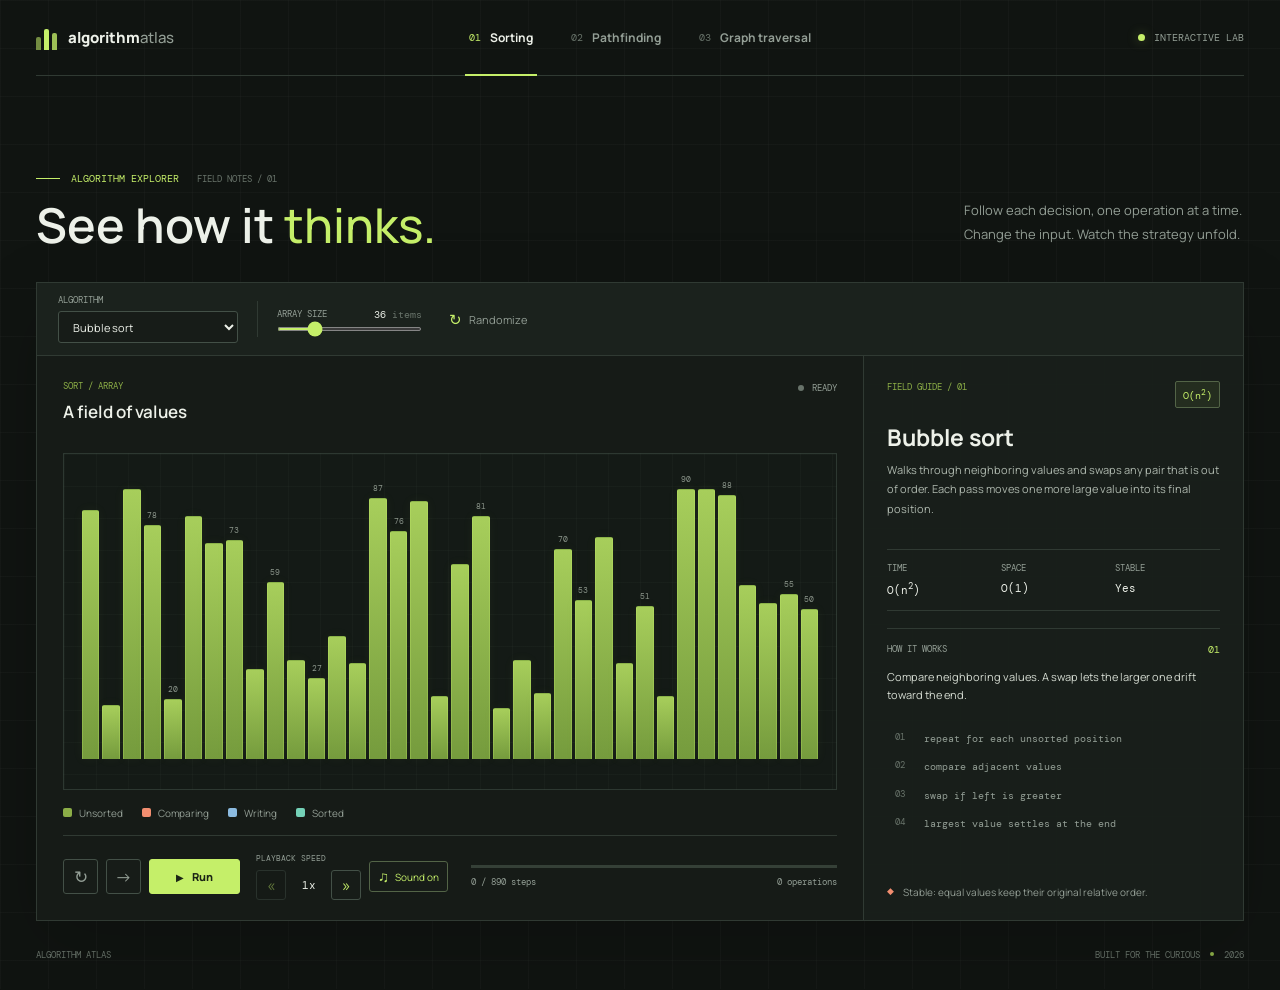
<file: index.html>
<!doctype html>
<html lang="en">
	<head>
		<meta charset="UTF-8" />
		<meta name="viewport" content="width=device-width, initial-scale=1.0" />
		<meta name="theme-color" content="#101411" />
		<meta name="description" content="An interactive, step-by-step algorithm visualization lab." />
		<title>Algorithm Atlas | Visualize the process</title>
		<link rel="preconnect" href="https://fonts.googleapis.com" />
		<link rel="preconnect" href="https://fonts.gstatic.com" crossorigin />
		<link href="https://fonts.googleapis.com/css2?family=DM+Mono:wght@400;500&family=Manrope:wght@400;500;600;700;800&display=swap" rel="stylesheet" />
		<link rel="stylesheet" href="style.css" />
		<script type="module" src="script.js"></script>
	</head>
	<body>
		<div class="app-shell">
			<header class="topbar">
				<a class="brand" href="#top" aria-label="Algorithm Atlas home">
					<span class="brand-mark" aria-hidden="true"><span></span><span></span><span></span></span>
					<span>algorithm<span class="brand-light">atlas</span></span>
				</a>
				<nav class="view-tabs" aria-label="Visualization type" role="tablist">
					<button class="view-tab is-active" id="tab-sorting" type="button" role="tab" aria-selected="true" aria-controls="workspace" data-view="sorting"><span class="tab-index">01</span>Sorting</button>
					<button class="view-tab" id="tab-pathfinding" type="button" role="tab" aria-selected="false" aria-controls="workspace" data-view="pathfinding"><span class="tab-index">02</span>Pathfinding</button>
					<button class="view-tab" id="tab-graph" type="button" role="tab" aria-selected="false" aria-controls="workspace" data-view="graph"><span class="tab-index">03</span>Graph traversal</button>
				</nav>
				<div class="topbar-note"><span class="status-dot"></span> INTERACTIVE LAB</div>
			</header>

			<main id="top">
				<section class="intro" aria-labelledby="page-title">
					<div>
						<p class="eyebrow"><span class="eyebrow-rule"></span> ALGORITHM EXPLORER <span class="eyebrow-version">FIELD NOTES / 01</span></p>
						<h1 id="page-title">See how it <em>thinks.</em></h1>
					</div>
					<p class="intro-copy">Follow each decision, one operation at a time.<br />Change the input. Watch the strategy unfold.</p>
				</section>

				<section class="workspace" id="workspace" role="tabpanel" aria-labelledby="tab-sorting">
					<div class="workspace-toolbar">
						<div class="selector-group">
							<label class="field-label" for="algorithm-select">ALGORITHM</label>
							<select id="algorithm-select" class="select-control">
								<optgroup label="Sorting">
									<option value="bubble">Bubble sort</option>
									<option value="selection">Selection sort</option>
									<option value="insertion">Insertion sort</option>
									<option value="merge">Merge sort</option>
									<option value="quick">Quick sort</option>
									<option value="heap">Heap sort</option>
								</optgroup>
								<optgroup label="Pathfinding">
									<option value="bfs">Breadth-first search</option>
									<option value="dfs">Depth-first search</option>
									<option value="dijkstra">Dijkstra's algorithm</option>
									<option value="astar">A* search</option>
								</optgroup>
								<optgroup label="Graph traversal">
									<option value="graph-bfs">Graph BFS</option>
									<option value="graph-dfs">Graph DFS</option>
								</optgroup>
							</select>
						</div>
						<div class="toolbar-divider" aria-hidden="true"></div>
						<div class="view-options" id="sorting-options">
							<label class="range-field" for="array-size"><span class="field-label">ARRAY SIZE</span><span class="range-readout"><output id="array-size-value" for="array-size">36</output><span> items</span></span><input id="array-size" type="range" min="8" max="128" value="36" /></label>
							<button class="quiet-button" id="randomize-array" type="button"><span aria-hidden="true">&#8635;</span> Randomize</button>
						</div>
						<div class="view-options is-hidden" id="path-options" hidden>
							<button class="quiet-button" id="clear-walls" type="button"><span aria-hidden="true">&#9003;</span> Clear walls</button>
							<button class="quiet-button" id="randomize-walls" type="button"><span aria-hidden="true">&#10038;</span> Scatter walls</button>
						</div>
						<div class="view-options is-hidden" id="graph-options" hidden>
							<label class="field-label" for="graph-preset">NETWORK</label>
							<select id="graph-preset" class="select-control select-compact">
								<option value="campus">Campus links</option>
								<option value="transit">Transit map</option>
							</select>
						</div>
						<div class="toolbar-spacer"></div>
					</div>

					<div class="content-grid">
						<section class="visual-panel" aria-label="Algorithm visualization">
							<div class="visual-heading">
								<div class="visual-heading-copy">
									<span class="section-kicker" id="visual-kicker">SORT / ARRAY</span>
									<h2 id="visual-title">A field of values</h2>
								</div>
								<div class="run-status" id="run-status"><span class="status-dot"></span><span id="run-status-text">READY</span></div>
							</div>

							<div class="visual-stage sort-stage" id="sort-stage" aria-label="Sorting array visualization"></div>
							<div class="visual-stage grid-stage is-hidden" id="grid-stage" role="grid" aria-label="Pathfinding grid" hidden></div>
							<div class="visual-stage graph-stage is-hidden" id="graph-stage" aria-label="Graph traversal visualization" hidden></div>

							<div class="legend" id="sort-legend">
								<span><i class="legend-swatch swatch-default"></i>Unsorted</span>
								<span><i class="legend-swatch swatch-compare"></i>Comparing</span>
								<span><i class="legend-swatch swatch-write"></i>Writing</span>
								<span><i class="legend-swatch swatch-done"></i>Sorted</span>
							</div>
							<div class="legend is-hidden" id="path-legend" hidden>
								<span><i class="legend-swatch swatch-start"></i>Start</span>
								<span><i class="legend-swatch swatch-end"></i>Finish</span>
								<span><i class="legend-swatch swatch-frontier"></i>Frontier</span>
								<span><i class="legend-swatch swatch-visited"></i>Visited</span>
								<span><i class="legend-swatch swatch-path"></i>Path</span>
								<span><i class="legend-swatch swatch-wall"></i>Wall</span>
							</div>
							<div class="legend is-hidden" id="graph-legend" hidden>
								<span><i class="legend-swatch swatch-default"></i>Unvisited</span>
								<span><i class="legend-swatch swatch-frontier"></i>Frontier</span>
								<span><i class="legend-swatch swatch-compare"></i>Current</span>
								<span><i class="legend-swatch swatch-done"></i>Visited</span>
							</div>

							<div class="playback">
								<div class="playback-actions">
									<button class="icon-button" id="reset-button" type="button" aria-label="Reset visualization" title="Reset"><span aria-hidden="true">&#8635;</span></button>
									<button class="icon-button" id="step-button" type="button" aria-label="Advance one step" title="Step forward"><span aria-hidden="true">&#8594;</span></button>
									<button class="play-button" id="play-button" type="button"><span class="play-icon" aria-hidden="true">&#9654;</span><span id="play-label">Run</span></button>
									<div class="speed-control speed-control-inline">
										<span class="field-label" id="speed-label">PLAYBACK SPEED</span>
										<div class="speed-stepper" role="group" aria-labelledby="speed-label">
											<button class="speed-step-button" id="speed-down" type="button" aria-label="Slow down" title="Slow down"><span aria-hidden="true">&#171;</span></button>
											<output class="speed-value" id="speed-value" aria-label="Playback speed" aria-live="polite">1x</output>
											<button class="speed-step-button" id="speed-up" type="button" aria-label="Speed up" title="Speed up"><span aria-hidden="true">&#187;</span></button>
										</div>
									</div>
									<button class="sound-toggle" id="sound-toggle" type="button" aria-pressed="true" aria-label="Mute step sounds" title="Mute step sounds">
										<span class="sound-toggle-icon" aria-hidden="true">&#9835;</span>
										<span id="sound-toggle-label">Sound on</span>
									</button>
								</div>
								<div class="progress-wrap">
									<div class="progress-track" aria-hidden="true"><span id="progress-bar"></span></div>
									<div class="progress-meta"><span id="step-count">0 / 0 steps</span><span id="operation-count">0 operations</span></div>
								</div>
							</div>
						</section>

						<aside class="learning-panel" aria-labelledby="algorithm-title">
							<div class="learning-heading">
								<p class="section-kicker">FIELD GUIDE <span id="guide-index">/ 01</span></p>
								<span class="complexity-badge" id="complexity-badge">O(n<sup>2</sup>)</span>
							</div>
							<h2 id="algorithm-title">Bubble sort</h2>
							<p class="algorithm-description" id="algorithm-description"></p>
							<div class="metric-row">
								<div class="metric"><span class="field-label">TIME</span><strong id="time-complexity">O(n<sup>2</sup>)</strong></div>
								<div class="metric"><span class="field-label">SPACE</span><strong id="space-complexity">O(1)</strong></div>
								<div class="metric"><span class="field-label">STABLE</span><strong id="stability">Yes</strong></div>
							</div>
							<div class="guide-divider"></div>
							<div class="guide-subhead"><span class="field-label">HOW IT WORKS</span><span class="guide-step" id="guide-step">01</span></div>
							<p class="step-note" id="step-note">Choose an algorithm and run it to inspect each operation.</p>
							<ol class="pseudocode" id="pseudocode"></ol>
							<div class="guide-footer" id="guide-footer"><span class="footer-mark" aria-hidden="true">&#9670;</span><span>Different strategies. Same goal: a result you can verify.</span></div>
						</aside>
					</div>
				</section>
			</main>

			<footer class="page-footer"><span>ALGORITHM ATLAS</span><span>BUILT FOR THE CURIOUS <i></i> 2026</span></footer>
			<div class="sr-only" id="announcer" aria-live="polite" aria-atomic="true"></div>
		</div>
	</body>
</html>
</file>
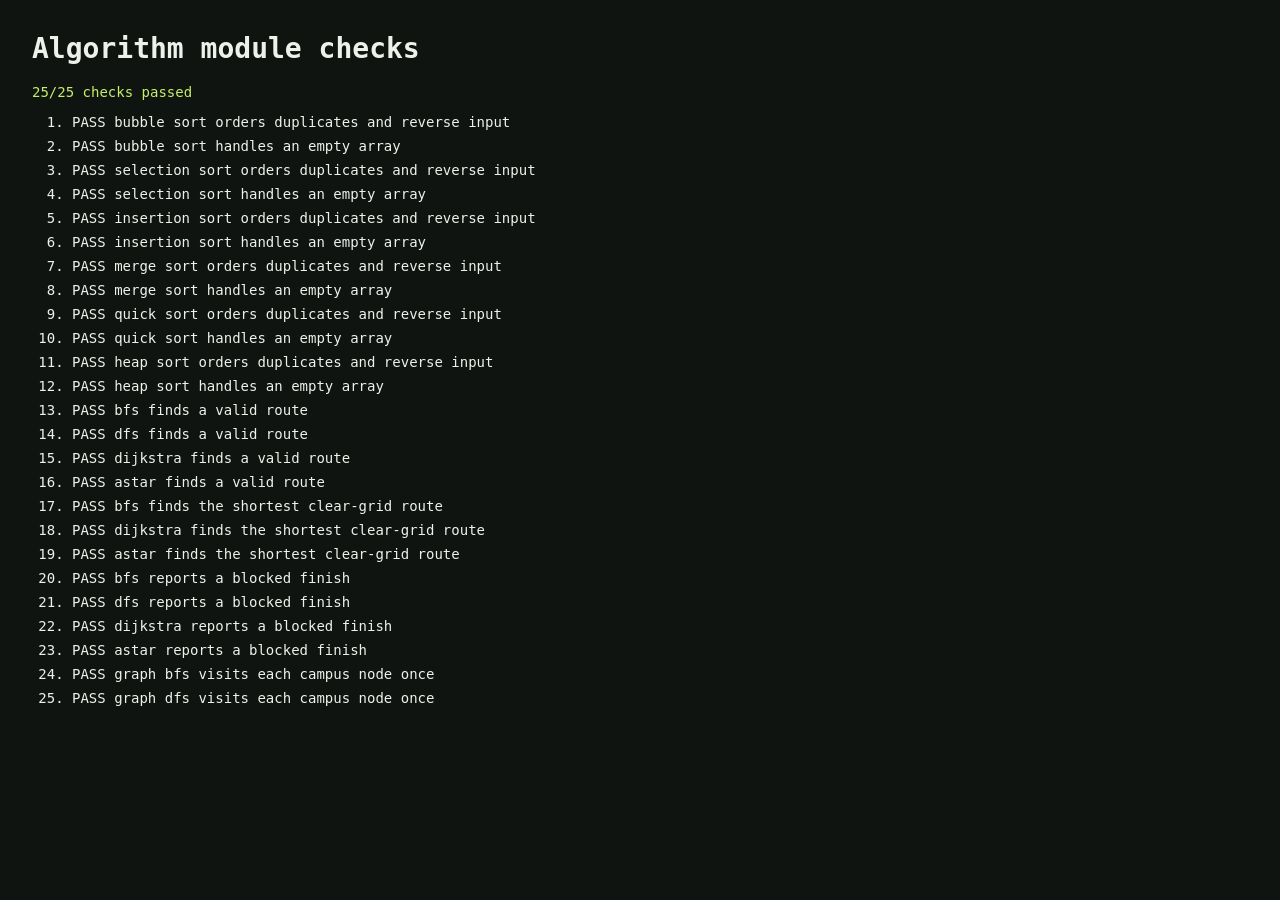
<file: tests/algorithm-checks.html>
<!doctype html>
<html lang="en">
  <head>
    <meta charset="UTF-8" />
    <meta name="viewport" content="width=device-width, initial-scale=1.0" />
    <title>Algorithm checks</title>
    <style>
      body { margin: 32px; background: #101411; color: #edf1e9; font: 14px Consolas, monospace; }
      [data-result="pass"] { color: #c5ef69; }
      [data-result="fail"] { color: #f28e70; }
      li { margin-block: 8px; }
    </style>
    <script type="module" src="./algorithm-checks.js"></script>
  </head>
  <body>
    <h1>Algorithm module checks</h1>
    <p id="result" data-result="running">Running checks…</p>
    <ol id="checks"></ol>
  </body>
</html>
</file>
<file: style.css>
:root {
	color-scheme: dark;
	font-family: "Manrope", "Segoe UI", sans-serif;
	font-synthesis: none;
	text-rendering: optimizeLegibility;
	--canvas: #101411;
	--surface: #171c18;
	--surface-raised: #1d241f;
	--surface-high: #252d27;
	--line: #303a33;
	--line-bright: #435047;
	--ink: #edf1e9;
	--muted: #939e95;
	--dim: #68736a;
	--lime: #c5ef69;
	--lime-soft: #8cae47;
	--coral: #f28e70;
	--blue: #8cbbe0;
	--teal: #74d1b7;
	--mono: "DM Mono", Consolas, monospace;
}

* {
	box-sizing: border-box;
}

html {
	min-width: 320px;
	background: var(--canvas);
	scroll-behavior: smooth;
}

body {
	margin: 0;
	min-height: 100vh;
	color: var(--ink);
	background-color: var(--canvas);
	background-image: linear-gradient(rgba(209, 227, 207, 0.027) 1px, transparent 1px), linear-gradient(90deg, rgba(209, 227, 207, 0.027) 1px, transparent 1px);
	background-size: 48px 48px;
}

button,
select,
input {
	font: inherit;
}

button,
select {
	color: inherit;
}

button {
	cursor: pointer;
}

button:focus-visible,
select:focus-visible,
input:focus-visible,
a:focus-visible,
[data-node]:focus-visible,
[data-cell]:focus-visible {
	outline: 2px solid var(--lime);
	outline-offset: 3px;
}

button:disabled {
	cursor: not-allowed;
	opacity: 0.45;
}

[hidden] {
	display: none !important;
}

.app-shell {
	width: min(1440px, 100% - 72px);
	margin-inline: auto;
}

.topbar {
	min-height: 76px;
	display: grid;
	grid-template-columns: minmax(190px, 1fr) auto minmax(190px, 1fr);
	align-items: center;
	gap: 24px;
	border-bottom: 1px solid var(--line);
}

.brand {
	display: inline-flex;
	width: fit-content;
	align-items: center;
	gap: 11px;
	color: var(--ink);
	font-size: 15px;
	font-weight: 800;
	text-decoration: none;
}

.brand-light {
	color: var(--muted);
	font-weight: 500;
}

.brand-mark {
	height: 24px;
	display: flex;
	align-items: end;
	gap: 3px;
}

.brand-mark span {
	width: 5px;
	border-radius: 2px 2px 0 0;
	background: var(--lime);
}

.brand-mark span:nth-child(1) { height: 13px; opacity: 0.55; }
.brand-mark span:nth-child(2) { height: 21px; }
.brand-mark span:nth-child(3) { height: 17px; opacity: 0.78; }

.view-tabs {
	height: 100%;
	display: flex;
	align-items: stretch;
	gap: 6px;
}

.view-tab {
	position: relative;
	display: inline-flex;
	align-items: center;
	gap: 9px;
	padding: 0 16px;
	border: 0;
	background: transparent;
	color: var(--muted);
	font-size: 12px;
	font-weight: 700;
	transition: color 160ms ease;
}

.view-tab::after {
	position: absolute;
	right: 12px;
	bottom: -1px;
	left: 12px;
	height: 2px;
	background: transparent;
	content: "";
}

.view-tab:hover,
.view-tab.is-active {
	color: var(--ink);
}

.view-tab.is-active::after {
	background: var(--lime);
}

.tab-index,
.eyebrow-version,
.section-kicker,
.field-label,
.topbar-note,
.page-footer,
.run-status,
.guide-step,
.code-index {
	font-family: var(--mono);
	letter-spacing: 0;
}

.tab-index {
	color: var(--dim);
	font-size: 10px;
	font-weight: 400;
}

.view-tab.is-active .tab-index {
	color: var(--lime);
}

.topbar-note {
	justify-self: end;
	display: flex;
	align-items: center;
	gap: 9px;
	color: var(--muted);
	font-size: 10px;
}

.status-dot {
	width: 7px;
	height: 7px;
	flex: 0 0 auto;
	border-radius: 50%;
	background: var(--lime);
	box-shadow: 0 0 12px rgba(197, 239, 105, 0.35);
}

.intro {
	min-height: 206px;
	display: flex;
	align-items: end;
	justify-content: space-between;
	gap: 32px;
	padding: 34px 0 31px;
}

.eyebrow {
	display: flex;
	align-items: center;
	gap: 11px;
	margin: 0 0 14px;
	color: var(--lime);
	font: 10px var(--mono);
}

.eyebrow-rule {
	width: 24px;
	height: 1px;
	background: var(--lime);
}

.eyebrow-version {
	margin-left: 7px;
	color: var(--dim);
	font-size: 9px;
}

h1,
h2,
p {
	margin-top: 0;
}

h1 {
	margin-bottom: 0;
	font-size: 48px;
	font-weight: 600;
	line-height: 1.08;
}

h1 em {
	color: var(--lime);
	font-weight: 500;
	font-style: normal;
}

.intro-copy {
	margin: 0 2px 5px 0;
	color: var(--muted);
	font-size: 13px;
	line-height: 1.8;
}

.workspace {
	overflow: hidden;
	border: 1px solid var(--line);
	background: rgba(23, 28, 24, 0.93);
	box-shadow: 0 24px 70px rgba(0, 0, 0, 0.17);
	animation: workspace-in 380ms ease both;
}

.workspace-toolbar {
	min-height: 73px;
	display: flex;
	align-items: center;
	gap: 19px;
	padding: 11px 21px;
	border-bottom: 1px solid var(--line);
	background: rgba(29, 36, 31, 0.82);
}

.selector-group,
.speed-control {
	display: grid;
	gap: 6px;
}

.field-label {
	display: block;
	color: var(--muted);
	font-size: 9px;
	line-height: 1.2;
}

.select-control {
	min-width: 180px;
	height: 32px;
	padding: 0 28px 0 10px;
	border: 1px solid var(--line-bright);
	border-radius: 3px;
	background-color: var(--surface);
	color: var(--ink);
	font-size: 11px;
}

.select-control:hover {
	border-color: var(--muted);
}

.select-compact {
	min-width: 95px;
}

.toolbar-divider {
	width: 1px;
	height: 36px;
	background: var(--line);
}

.view-options {
	display: flex;
	align-items: center;
	gap: 16px;
}

.range-field {
	min-width: 145px;
	display: grid;
	grid-template-columns: 1fr auto;
	align-items: center;
	column-gap: 10px;
	row-gap: 6px;
}

.range-field input {
	grid-column: 1 / -1;
	width: 100%;
	height: 4px;
	margin: 0;
	accent-color: var(--lime);
	cursor: pointer;
}

.range-readout {
	color: var(--ink);
	font-family: var(--mono);
	font-size: 10px;
	text-align: right;
}

.range-readout span {
	color: var(--dim);
}

.quiet-button {
	min-height: 33px;
	display: inline-flex;
	align-items: center;
	gap: 7px;
	padding: 0 10px;
	border: 1px solid transparent;
	border-radius: 3px;
	background: transparent;
	color: var(--muted);
	font-size: 11px;
	white-space: nowrap;
	transition: background 150ms ease, color 150ms ease, border-color 150ms ease;
}

.quiet-button span {
	color: var(--lime);
	font-size: 15px;
}

.quiet-button:hover {
	border-color: var(--line-bright);
	background: var(--surface-high);
	color: var(--ink);
}

.toolbar-spacer {
	flex: 1;
}

.speed-control {
	display: grid;
	gap: 6px;
	justify-items: start;
}

.speed-stepper {
	display: flex;
	align-items: center;
	gap: 5px;
}

.speed-step-button {
	width: 30px;
	height: 30px;
	display: grid;
	place-items: center;
	padding: 0;
	border: 1px solid var(--line-bright);
	border-radius: 3px;
	background: var(--surface);
	color: var(--lime);
	font-size: 16px;
	line-height: 1;
	transition: background 130ms ease, color 130ms ease, border-color 130ms ease;
}

.speed-step-button:hover:not(:disabled) {
	border-color: var(--lime-soft);
	background: var(--surface-high);
	color: var(--ink);
}

.speed-value {
	min-width: 35px;
	color: var(--ink);
	font: 11px var(--mono);
	text-align: center;
}

.content-grid {
	min-height: 560px;
	display: grid;
	grid-template-columns: minmax(0, 1.92fr) minmax(270px, 0.88fr);
}

.visual-panel {
	min-width: 0;
	display: flex;
	flex-direction: column;
	padding: 24px 26px 20px;
	border-right: 1px solid var(--line);
}

.visual-heading {
	min-height: 52px;
	display: flex;
	align-items: start;
	justify-content: space-between;
	gap: 20px;
}

.section-kicker {
	display: block;
	margin-bottom: 8px;
	color: var(--lime-soft);
	font-size: 9px;
}

.visual-heading h2 {
	margin: 0;
	font-size: 17px;
	font-weight: 600;
}

.run-status {
	display: flex;
	align-items: center;
	gap: 8px;
	padding-top: 2px;
	color: var(--muted);
	font-size: 9px;
}

.run-status .status-dot {
	width: 6px;
	height: 6px;
	background: var(--dim);
	box-shadow: none;
}

.run-status[data-tone="active"] .status-dot {
	background: var(--lime);
	box-shadow: 0 0 10px rgba(197, 239, 105, 0.4);
}

.run-status[data-tone="complete"] .status-dot {
	background: var(--teal);
	box-shadow: 0 0 10px rgba(116, 209, 183, 0.3);
}

.visual-stage {
	position: relative;
	min-width: 0;
	height: 337px;
	margin-top: 21px;
	border: 1px solid rgba(67, 80, 71, 0.55);
	background-color: #141a16;
	background-image: linear-gradient(rgba(209, 227, 207, 0.026) 1px, transparent 1px), linear-gradient(90deg, rgba(209, 227, 207, 0.026) 1px, transparent 1px);
	background-size: 32px 32px;
	animation: stage-in 260ms ease both;
}

.sort-stage {
	display: flex;
	align-items: stretch;
	justify-content: center;
	gap: 3px;
	padding: 35px 18px 30px;
}

.bar {
	position: relative;
	min-width: 2px;
	height: 100%;
	flex: 1 1 0;
	display: flex;
	align-items: end;
	justify-content: center;
}

.bar-fill {
	width: 100%;
	height: var(--bar-height);
	min-height: 6px;
	border: 1px solid rgba(197, 239, 105, 0.28);
	border-bottom: 0;
	border-radius: 2px 2px 0 0;
	background: linear-gradient(180deg, #a7ce5b 0%, #759b3d 100%);
	box-shadow: 0 0 12px rgba(166, 206, 91, 0.055);
	transition: height var(--bar-duration, 150ms) ease, background-color 80ms ease, border-color 80ms ease;
}

.bar-value {
	position: absolute;
	bottom: calc(var(--bar-height) + 5px);
	left: 50%;
	color: #b8c3b6;
	font: 8px var(--mono);
	opacity: 0;
	transform: translateX(-50%);
}

.bar:nth-child(4n) .bar-value,
.bar:nth-child(5n) .bar-value {
	opacity: 0.74;
}

.sort-stage.is-dense .bar-value {
	display: none;
}

.bar.is-comparing .bar-fill {
	border-color: var(--coral);
	background: var(--coral);
	box-shadow: 0 0 17px rgba(242, 142, 112, 0.18);
}

.bar.is-writing .bar-fill {
	border-color: var(--blue);
	background: var(--blue);
	box-shadow: 0 0 17px rgba(140, 187, 224, 0.17);
}

.bar.is-sorted .bar-fill {
	border-color: var(--teal);
	background: linear-gradient(180deg, #74d1b7, #438b78);
}

.legend {
	min-height: 45px;
	display: flex;
	align-items: center;
	flex-wrap: wrap;
	gap: 8px 19px;
	color: var(--muted);
	font-size: 10px;
}

.legend > span {
	display: inline-flex;
	align-items: center;
	gap: 7px;
}

.legend-swatch {
	width: 9px;
	height: 9px;
	display: inline-block;
	border-radius: 2px;
	background: var(--lime-soft);
}

.swatch-default { background: var(--lime-soft); }
.swatch-compare { background: var(--coral); }
.swatch-write { background: var(--blue); }
.swatch-done { background: var(--teal); }
.swatch-start { background: var(--lime); }
.swatch-end { background: var(--coral); }
.swatch-frontier { background: var(--blue); }
.swatch-visited { background: #66898c; }
.swatch-path { background: var(--lime); }
.swatch-wall { background: #4b5650; }

.grid-stage {
	height: auto;
	min-height: 337px;
	display: grid;
	grid-template-columns: repeat(var(--grid-columns), minmax(0, 1fr));
	align-content: center;
	gap: 3px;
	padding: 18px;
	touch-action: none;
}

.grid-cell {
	min-width: 0;
	aspect-ratio: 1;
	padding: 0;
	border: 1px solid #344039;
	border-radius: 2px;
	background: #1c2822;
	transition: background-color 100ms ease, border-color 100ms ease, transform 100ms ease;
}

.grid-cell:hover {
	border-color: #a4bf74;
}

.grid-cell.is-visited {
	border-color: #496d6b;
	background: #315352;
	animation: cell-in 180ms ease both;
}

.grid-cell.is-frontier {
	border-color: #89aeca;
	background: #62819a;
}

.grid-cell.is-current {
	z-index: 1;
	border-color: #f6bd82;
	background: #c17b5e;
	transform: scale(1.08);
}

.grid-cell.is-path {
	border-color: #c5ef69;
	background: #9abd51;
}

.grid-cell.is-wall {
	border-color: #4b5650;
	background: #414b45;
}

.grid-cell.is-start {
	border-color: #dcf99a;
	background: var(--lime);
	box-shadow: 0 0 12px rgba(197, 239, 105, 0.22);
}

.grid-cell.is-end {
	border-color: #ffb69c;
	background: var(--coral);
	box-shadow: 0 0 12px rgba(242, 142, 112, 0.18);
}

.graph-stage {
	display: grid;
	place-items: center;
	overflow: hidden;
	padding: 15px 18px;
}

.graph-svg {
	width: 100%;
	height: 100%;
	max-height: 100%;
	overflow: hidden;
}

.graph-edge {
	stroke: #45534a;
	stroke-width: 2;
	transition: stroke 160ms ease;
}

.graph-edge.is-active {
	stroke: var(--lime-soft);
	stroke-width: 3;
}

.graph-node {
	cursor: pointer;
	outline: none;
}

.graph-node circle {
	fill: #232e27;
	stroke: #65766a;
	stroke-width: 2;
	transition: fill 150ms ease, stroke 150ms ease, r 150ms ease;
}

.graph-node:hover circle,
.graph-node:focus-visible circle {
	stroke: var(--lime);
	stroke-width: 3;
}

.graph-node .node-letter {
	fill: var(--ink);
	font: 700 15px "Manrope", sans-serif;
	text-anchor: middle;
	pointer-events: none;
}

.graph-node .node-label {
	fill: #aeb8ae;
	font: 10px var(--mono);
	text-anchor: middle;
	pointer-events: none;
}

.graph-node.is-start circle {
	fill: #536d31;
	stroke: var(--lime);
}

.graph-node.is-frontier circle {
	fill: #3c5f79;
	stroke: var(--blue);
}

.graph-node.is-visited circle {
	fill: #315b54;
	stroke: var(--teal);
}

.graph-node.is-current circle {
	fill: #925d49;
	stroke: var(--coral);
	stroke-width: 3;
}

.playback {
	display: grid;
	grid-template-columns: auto minmax(100px, 1fr);
	align-items: center;
	gap: 23px;
	margin-top: auto;
	padding-top: 18px;
	border-top: 1px solid var(--line);
}

.playback-actions {
	display: flex;
	align-items: center;
	gap: 8px;
}

.speed-control-inline {
	margin-left: 8px;
}

.speed-control-inline .field-label {
	font-size: 8px;
}

.sound-toggle {
	min-height: 31px;
	display: inline-flex;
	align-items: center;
	justify-content: center;
	gap: 6px;
	padding: 0 8px;
	border: 1px solid var(--line-bright);
	border-radius: 3px;
	background: var(--surface);
	color: var(--muted);
	font-size: 10px;
	white-space: nowrap;
	transition: border-color 140ms ease, background 140ms ease, color 140ms ease;
}

.sound-toggle[aria-pressed="true"] {
	border-color: #536447;
	color: var(--lime);
}

.sound-toggle:hover {
	border-color: var(--lime-soft);
	background: var(--surface-high);
	color: var(--ink);
}

.sound-toggle-icon {
	font-size: 15px;
}

.icon-button {
	width: 35px;
	height: 35px;
	display: grid;
	place-items: center;
	padding: 0;
	border: 1px solid var(--line-bright);
	border-radius: 3px;
	background: var(--surface);
	color: var(--muted);
	font-size: 17px;
	transition: border-color 150ms ease, color 150ms ease, background 150ms ease;
}

.icon-button:hover {
	border-color: var(--lime-soft);
	background: var(--surface-high);
	color: var(--lime);
}

.play-button {
	min-width: 91px;
	height: 35px;
	display: inline-flex;
	align-items: center;
	justify-content: center;
	gap: 8px;
	padding: 0 13px;
	border: 1px solid var(--lime);
	border-radius: 3px;
	background: var(--lime);
	color: #1b2415;
	font-size: 11px;
	font-weight: 800;
	transition: background 150ms ease, transform 150ms ease;
}

.play-button:hover {
	background: #d8f69b;
	transform: translateY(-1px);
}

.play-icon {
	font-size: 10px;
}

.progress-wrap {
	min-width: 0;
	display: grid;
	gap: 8px;
}

.progress-track {
	height: 3px;
	overflow: hidden;
	background: #354037;
}

.progress-track span {
	width: 0;
	height: 100%;
	display: block;
	background: var(--lime);
	transition: width 120ms linear;
}

.progress-meta {
	display: flex;
	justify-content: space-between;
	gap: 10px;
	color: var(--muted);
	font: 9px var(--mono);
}

.learning-panel {
	min-width: 0;
	display: flex;
	flex-direction: column;
	padding: 25px 23px 20px;
	background: rgba(29, 36, 31, 0.42);
}

.learning-heading {
	display: flex;
	align-items: start;
	justify-content: space-between;
	gap: 12px;
}

.learning-heading .section-kicker {
	margin-bottom: 0;
}

.complexity-badge {
	padding: 5px 7px;
	border: 1px solid #536447;
	border-radius: 2px;
	background: rgba(197, 239, 105, 0.07);
	color: var(--lime);
	font: 10px var(--mono);
	white-space: nowrap;
}

.learning-panel > h2 {
	margin: 15px 0 8px;
	font-size: 23px;
	font-weight: 700;
	line-height: 1.25;
}

.algorithm-description {
	min-height: 72px;
	margin-bottom: 17px;
	color: #adb7ad;
	font-size: 11px;
	line-height: 1.75;
}

.metric-row {
	display: grid;
	grid-template-columns: repeat(3, 1fr);
	gap: 9px;
	padding: 13px 0;
	border-top: 1px solid var(--line);
	border-bottom: 1px solid var(--line);
}

.metric {
	display: grid;
	gap: 6px;
}

.metric strong {
	color: var(--ink);
	font: 11px var(--mono);
}

.guide-divider {
	height: 1px;
	margin: 17px 0 14px;
	background: var(--line);
}

.guide-subhead {
	display: flex;
	align-items: center;
	justify-content: space-between;
}

.guide-step {
	color: var(--lime);
	font-size: 10px;
}

.step-note {
	min-height: 49px;
	margin: 12px 0 9px;
	color: #d4dbd1;
	font-size: 11px;
	line-height: 1.7;
}

.pseudocode {
	display: grid;
	gap: 3px;
	margin: 0;
	padding: 0;
	list-style: none;
}

.pseudocode li {
	min-width: 0;
	display: grid;
	grid-template-columns: 22px minmax(0, 1fr);
	align-items: start;
	gap: 7px;
	padding: 5px 6px;
	border-left: 2px solid transparent;
	color: var(--muted);
	transition: color 130ms ease, background 130ms ease;
}

.pseudocode li.is-active {
	border-left-color: var(--lime);
	background: rgba(197, 239, 105, 0.07);
	color: var(--lime);
}

.code-index {
	color: var(--dim);
	font-size: 9px;
}

.pseudocode code {
	color: inherit;
	font: 10px/1.55 var(--mono);
	overflow-wrap: anywhere;
}

.guide-footer {
	display: flex;
	align-items: start;
	gap: 9px;
	margin-top: auto;
	padding-top: 18px;
	color: var(--muted);
	font-size: 10px;
	line-height: 1.6;
}

.footer-mark {
	color: var(--coral);
	font-size: 9px;
}

.page-footer {
	min-height: 68px;
	display: flex;
	align-items: center;
	justify-content: space-between;
	gap: 16px;
	color: var(--dim);
	font-size: 9px;
}

.page-footer i {
	width: 4px;
	height: 4px;
	display: inline-block;
	margin: 0 5px 2px;
	border-radius: 50%;
	background: var(--lime-soft);
}

.sr-only {
	position: absolute;
	width: 1px;
	height: 1px;
	overflow: hidden;
	clip: rect(0, 0, 0, 0);
	white-space: nowrap;
	clip-path: inset(50%);
}

@keyframes workspace-in {
	from { opacity: 0; transform: translateY(7px); }
	to { opacity: 1; transform: translateY(0); }
}

@keyframes stage-in {
	from { opacity: 0.5; }
	to { opacity: 1; }
}

@keyframes cell-in {
	from { opacity: 0.5; transform: scale(0.82); }
	to { opacity: 1; transform: scale(1); }
}

@media (max-width: 1080px) {
	.app-shell {
		width: min(100% - 40px, 960px);
	}

	.topbar {
		grid-template-columns: auto 1fr auto;
		gap: 12px;
	}

	.view-tab {
		padding-inline: 11px;
	}

	.content-grid {
		grid-template-columns: minmax(0, 1.55fr) minmax(250px, 0.85fr);
	}

	.visual-panel {
		padding-inline: 19px;
	}

	.learning-panel {
		padding-inline: 18px;
	}

	.workspace-toolbar {
		gap: 12px;
		padding-inline: 15px;
	}
}

@media (max-width: 820px) {
	.topbar {
		min-height: 65px;
		grid-template-columns: auto 1fr;
	}

	.topbar-note {
		display: none;
	}

	.view-tabs {
		justify-content: end;
	}

	.view-tab {
		font-size: 11px;
	}

	.tab-index {
		display: none;
	}

	.intro {
		min-height: 183px;
	}

	.content-grid {
		grid-template-columns: 1fr;
	}

	.visual-panel {
		min-height: 500px;
		border-right: 0;
		border-bottom: 1px solid var(--line);
	}

	.learning-panel {
		min-height: auto;
		display: grid;
		grid-template-columns: minmax(0, 1fr) minmax(220px, 0.9fr);
		column-gap: 24px;
	}

	.learning-heading,
	.learning-panel > h2,
	.algorithm-description,
	.metric-row,
	.guide-divider,
	.guide-subhead,
	.step-note,
	.guide-footer {
		grid-column: 1;
	}

	.pseudocode {
		grid-column: 2;
		grid-row: 1 / span 7;
		align-self: center;
	}

	.guide-footer {
		align-self: end;
	}

	.guide-divider {
		display: none;
	}
}

@media (max-width: 580px) {
	.app-shell {
		width: calc(100% - 28px);
	}

	.topbar {
		min-height: auto;
		grid-template-columns: 1fr;
		gap: 0;
	}

	.brand {
		padding: 15px 0 12px;
	}

	.view-tabs {
		justify-content: stretch;
		min-height: 43px;
		margin-inline: -2px;
	}

	.view-tab {
		flex: 1;
		justify-content: center;
		padding: 0 6px;
		font-size: 10px;
	}

	.intro {
		min-height: 0;
		display: block;
		padding: 27px 0 23px;
	}

	.eyebrow {
		gap: 8px;
		font-size: 9px;
	}

	.eyebrow-version {
		margin-left: 2px;
	}

	h1 {
		font-size: 39px;
	}

	.intro-copy {
		margin-top: 12px;
		font-size: 11px;
	}

	.workspace-toolbar {
		display: grid;
		grid-template-columns: 1fr auto;
		gap: 12px;
		padding: 13px;
	}

	.selector-group {
		grid-column: 1 / -1;
	}

	.selector-group .select-control {
		width: 100%;
	}

	.toolbar-divider {
		display: none;
	}

	.view-options {
		gap: 8px;
	}

	.range-field {
		min-width: 112px;
	}

	.quiet-button {
		padding-inline: 5px;
		font-size: 10px;
	}

	.toolbar-spacer {
		display: none;
	}

	.speed-control {
		justify-self: end;
	}

	.content-grid {
		min-height: 0;
	}

	.visual-panel {
		min-height: 425px;
		padding: 19px 13px 14px;
	}

	.visual-stage {
		height: 275px;
		margin-top: 13px;
	}

	.sort-stage {
		gap: 2px;
		padding: 30px 8px 23px;
	}

	.bar-value {
		display: none;
	}

	.grid-stage {
		min-height: 275px;
		gap: 2px;
		padding: 10px 7px;
	}

	.grid-cell {
		border-radius: 1px;
	}

	.graph-stage {
		padding: 6px;
	}

	.legend {
		min-height: 51px;
		gap: 7px 11px;
		font-size: 9px;
	}

	.legend-swatch {
		width: 8px;
		height: 8px;
	}

	.playback {
		grid-template-columns: 1fr;
		gap: 12px;
		padding-top: 12px;
	}

	.playback-actions {
		justify-content: start;
		flex-wrap: wrap;
		gap: 4px;
	}

	.speed-control-inline {
		margin-left: 1px;
	}

	.speed-step-button {
		width: 26px;
	}

	.speed-value {
		min-width: 26px;
	}

	.sound-toggle {
		padding-inline: 6px;
		font-size: 9px;
	}

	.learning-panel {
		display: flex;
		padding: 19px 16px 16px;
	}

	.algorithm-description {
		min-height: 0;
		margin-bottom: 14px;
	}

	.guide-divider {
		display: block;
	}

	.pseudocode {
		margin-top: 5px;
	}

	.guide-footer {
		margin-top: 14px;
	}

	.page-footer {
		min-height: 56px;
		font-size: 8px;
	}
}

@media (prefers-reduced-motion: reduce) {
	*,
	*::before,
	*::after {
		scroll-behavior: auto !important;
		animation-duration: 0.01ms !important;
		animation-iteration-count: 1 !important;
		transition-duration: 0.01ms !important;
	}
}
</file>
